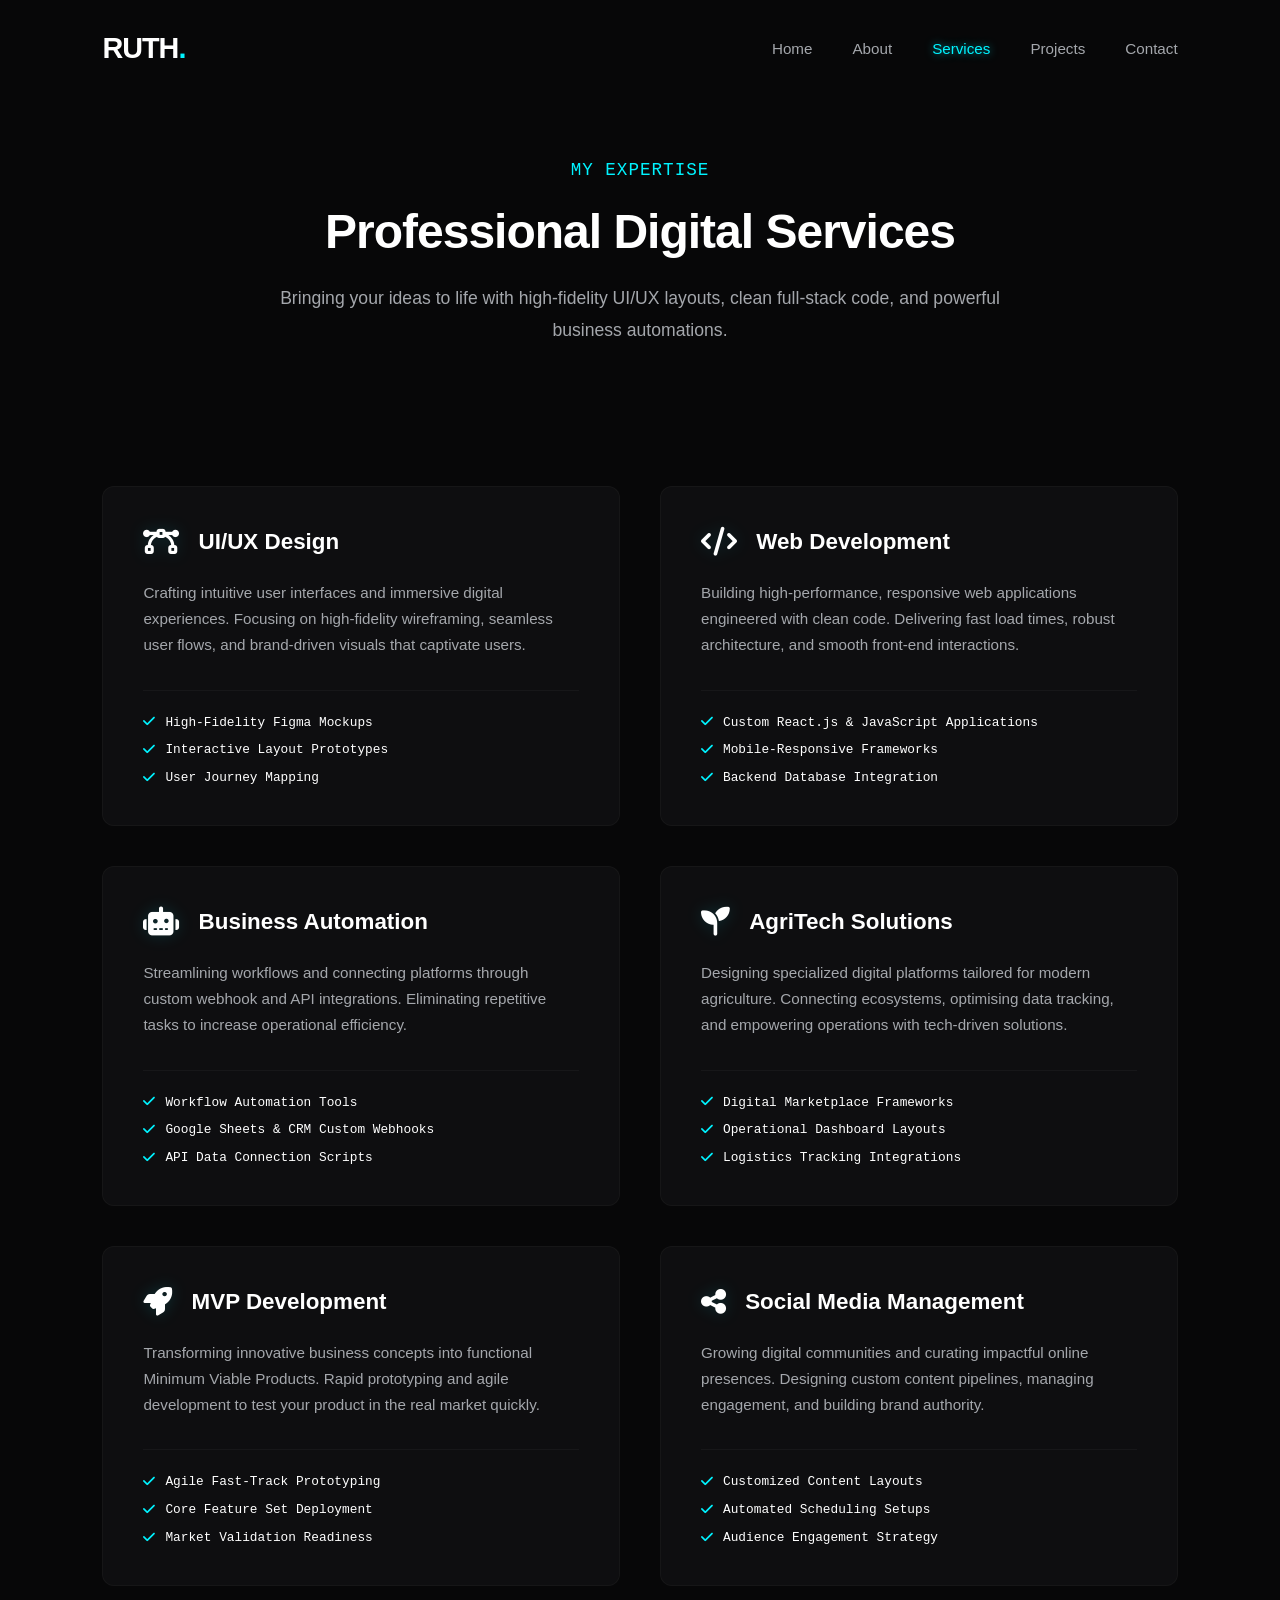
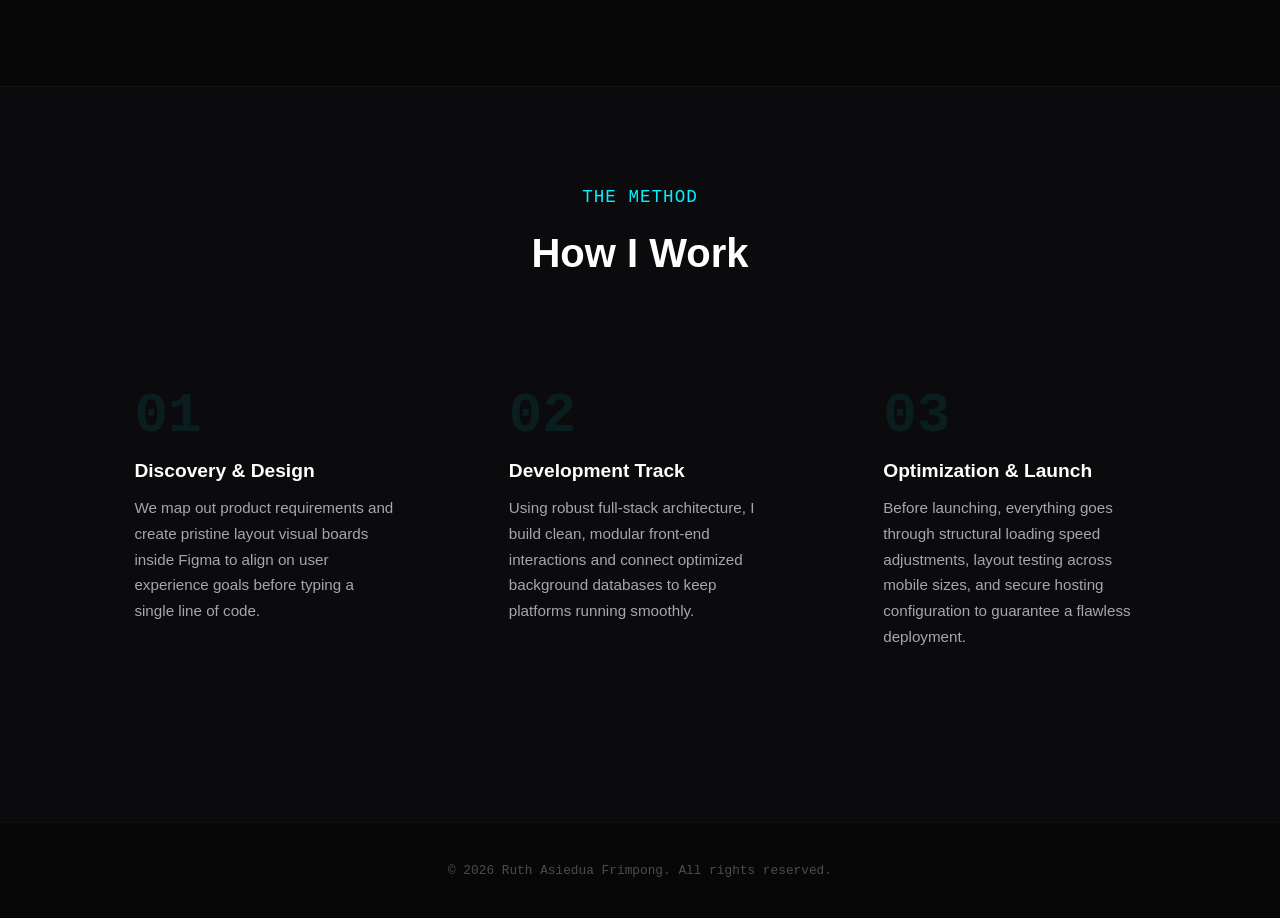
<file: Portfolio/services.html>
<!DOCTYPE html>
<html lang="en">
<head>
    <meta charset="UTF-8">
    <meta name="viewport" content="width=device-width, initial-scale=1.0">
    <title>Services | Ruth Asiedua Frimpong</title>
    <link rel="stylesheet" href="https://cdnjs.cloudflare.com/ajax/libs/font-awesome/6.4.0/css/all.min.css">
    <link rel="stylesheet" href="style.css">
</head>
<body class="bg-dark-portal">

    <nav class="portal-nav">
        <div class="nav-container">
            <a href="index.html" class="nav-logo">RUTH<span>.</span></a>
            <ul class="nav-links">
                <li><a href="index.html">Home</a></li>
                <li><a href="about.html">About</a></li>
                <li><a href="services.html" class="active">Services</a></li>
                <li><a href="projects.html">Projects</a></li>
                <li><a href="index.html#contact">Contact</a></li>
            </ul>
        </div>
    </nav>

    <section class="services-hero-banner">
        <div class="banner-content">
            <span class="subheading-accent">My Expertise</span>
            <h1 class="page-main-title">Professional Digital Services</h1>
            <p class="banner-subtext">Bringing your ideas to life with high-fidelity UI/UX layouts, clean full-stack code, and powerful business automations.</p>
        </div>
    </section>

    <section class="services-hub-container">
        <div class="services-hub-grid">
            
            <div class="hub-service-card">
                <div class="hub-card-header">
                    <i class="fas fa-bezier-curve icon-cyan"></i>
                    <h3>UI/UX Design</h3>
                </div>
                <p>Crafting intuitive user interfaces and immersive digital experiences. Focusing on high-fidelity wireframing, seamless user flows, and brand-driven visuals that captivate users.</p>
                <ul class="service-spec-list">
                    <li><i class="fas fa-check"></i> High-Fidelity Figma Mockups</li>
                    <li><i class="fas fa-check"></i> Interactive Layout Prototypes</li>
                    <li><i class="fas fa-check"></i> User Journey Mapping</li>
                </ul>
            </div>

            <div class="hub-service-card">
                <div class="hub-card-header">
                    <i class="fas fa-code icon-cyan"></i>
                    <h3>Web Development</h3>
                </div>
                <p>Building high-performance, responsive web applications engineered with clean code. Delivering fast load times, robust architecture, and smooth front-end interactions.</p>
                <ul class="service-spec-list">
                    <li><i class="fas fa-check"></i> Custom React.js & JavaScript Applications</li>
                    <li><i class="fas fa-check"></i> Mobile-Responsive Frameworks</li>
                    <li><i class="fas fa-check"></i> Backend Database Integration</li>
                </ul>
            </div>

            <div class="hub-service-card">
                <div class="hub-card-header">
                    <i class="fas fa-robot icon-cyan"></i>
                    <h3>Business Automation</h3>
                </div>
                <p>Streamlining workflows and connecting platforms through custom webhook and API integrations. Eliminating repetitive tasks to increase operational efficiency.</p>
                <ul class="service-spec-list">
                    <li><i class="fas fa-check"></i> Workflow Automation Tools</li>
                    <li><i class="fas fa-check"></i> Google Sheets & CRM Custom Webhooks</li>
                    <li><i class="fas fa-check"></i> API Data Connection Scripts</li>
                </ul>
            </div>

            <div class="hub-service-card">
                <div class="hub-card-header">
                    <i class="fas fa-seedling icon-cyan"></i>
                    <h3>AgriTech Solutions</h3>
                </div>
                <p>Designing specialized digital platforms tailored for modern agriculture. Connecting ecosystems, optimising data tracking, and empowering operations with tech-driven solutions.</p>
                <ul class="service-spec-list">
                    <li><i class="fas fa-check"></i> Digital Marketplace Frameworks</li>
                    <li><i class="fas fa-check"></i> Operational Dashboard Layouts</li>
                    <li><i class="fas fa-check"></i> Logistics Tracking Integrations</li>
                </ul>
            </div>

            <div class="hub-service-card">
                <div class="hub-card-header">
                    <i class="fas fa-rocket icon-cyan"></i>
                    <h3>MVP Development</h3>
                </div>
                <p>Transforming innovative business concepts into functional Minimum Viable Products. Rapid prototyping and agile development to test your product in the real market quickly.</p>
                <ul class="service-spec-list">
                    <li><i class="fas fa-check"></i> Agile Fast-Track Prototyping</li>
                    <li><i class="fas fa-check"></i> Core Feature Set Deployment</li>
                    <li><i class="fas fa-check"></i> Market Validation Readiness</li>
                </ul>
            </div>

            <div class="hub-service-card">
                <div class="hub-card-header">
                    <i class="fas fa-share-nodes icon-cyan"></i>
                    <h3>Social Media Management</h3>
                </div>
                <p>Growing digital communities and curating impactful online presences. Designing custom content pipelines, managing engagement, and building brand authority.</p>
                <ul class="service-spec-list">
                    <li><i class="fas fa-check"></i> Customized Content Layouts</li>
                    <li><i class="fas fa-check"></i> Automated Scheduling Setups</li>
                    <li><i class="fas fa-check"></i> Audience Engagement Strategy</li>
                </ul>
            </div>

        </div>
    </section>

    <section class="workflow-process-section">
        <div class="workflow-header">
            <span class="subheading-accent">The Method</span>
            <h2>How I Work</h2>
        </div>
        
        <div class="workflow-steps-wrapper">
            <div class="workflow-step">
                <div class="step-number">01</div>
                <h4>Discovery & Design</h4>
                <p>We map out product requirements and create pristine layout visual boards inside Figma to align on user experience goals before typing a single line of code.</p>
            </div>
            <div class="workflow-step">
                <div class="step-number">02</div>
                <h4>Development Track</h4>
                <p>Using robust full-stack architecture, I build clean, modular front-end interactions and connect optimized background databases to keep platforms running smoothly.</p>
            </div>
            <div class="workflow-step">
                <div class="step-number">03</div>
                <h4>Optimization & Launch</h4>
                <p>Before launching, everything goes through structural loading speed adjustments, layout testing across mobile sizes, and secure hosting configuration to guarantee a flawless deployment.</p>
            </div>
        </div>
    </section>

    <footer class="portal-footer">
        <p>&copy; 2026 Ruth Asiedua Frimpong. All rights reserved.</p>
    </footer>

</body>
</html>
</file>
<file: Portfolio/style.css>
html {
    scroll-behavior: smooth;
    /* keep any other existing root properties here */
}

/* Core Configurations */
:root {
    --bg-dark: #070708;
    --text-white: #ffffff;
    --text-muted: #a4a7ac;
    --neon-cyan: #00f3ff;
    --font-sans: 'Inter', sans-serif;
    --font-mono: 'JetBrains Mono', monospace;
    
}

* {
    margin: 0;
    padding: 0;
    box-sizing: border-box;
}

body {
    background-color: var(--bg-dark);
    color: var(--text-white);
    font-family: var(--font-sans);
    overflow-x: hidden;
}

/* Persistent Header Styling */
header {
    position: fixed;
    top: 0;
    left: 0;
    width: 100%;
    padding: 1.5rem 8%;
    background: rgba(7, 7, 8, 0.9);
    backdrop-filter: blur(12px);
    z-index: 100;
    border-bottom: 1px solid rgba(255, 255, 255, 0.05);
}

nav {
    display: flex;
    justify-content: space-between;
    align-items: center;
}

.logo {
    font-family: var(--font-mono);
    color: #ff3344;
    font-weight: 700;
    font-size: 1.2rem;
    letter-spacing: 1px;
}

nav ul {
    display: flex;
    list-style: none;
    gap: 2.5rem;
}

nav ul li a {
    text-decoration: none;
    color: var(--text-muted);
    font-weight: 500;
    font-size: 0.95rem;
    transition: color 0.3s ease;
}

nav ul li a:hover, nav ul li a.active {
    color: var(--neon-cyan);
    text-shadow: 0 0 8px rgba(0, 243, 255, 0.6);
}







.portal-nav {
    position: absolute;
    top: 0;
    left: 0;
    width: 100%;
    z-index: 100;
    padding: 2rem 8%;
    background: transparent;
}

.nav-container {
    display: flex;
    justify-content: space-between;
    align-items: center;
    max-width: 1200px;
    margin: 0 auto;
    width: 100%;
}

.nav-logo {
    font-family: var(--font-sans);
    font-weight: 800;
    font-size: 1.8rem;
    letter-spacing: -1px;
    color: var(--text-white);
    text-decoration: none;
}

.nav-logo span {
    color: var(--neon-cyan);
}

.nav-links {
    display: flex;
    list-style: none;
    gap: 2.5rem;
    margin: 0;
    padding: 0;
}

.nav-links a {
    text-decoration: none;
    color: var(--text-muted);
    font-weight: 500;
    font-size: 0.95rem;
    transition: color 0.3s ease;
}

.nav-links a:hover, 
.nav-links a.active {
    color: var(--neon-cyan);
    text-shadow: 0 0 8px rgba(0, 243, 255, 0.6);
}














/* Two-Column Main Hero Grid */
.hero {
    min-height: 100vh;
    display: flex;
    align-items: center;
    padding: 0 8%;
    padding-top: 80px;
}

.hero-container {
    display: grid;
    grid-template-columns: 1.1fr 0.9fr;
    gap: 4rem;
    width: 100%;
    align-items: center;
}

/* Left Content Column Layout */
.hero-text-column .greeting {
    font-family: var(--font-mono);
    color: var(--text-white);
    font-size: 1.2rem;
    display: block;
    margin-bottom: 0.5rem;
}

.hero-text-column h1 {
    font-size: 3.2rem;
    font-weight: 700;
    line-height: 1.2;
    margin-bottom: 0.5rem;
}

.hero-text-column h2 {
    font-size: 2.2rem;
    color: var(--neon-cyan);
    font-weight: 600;
    margin-bottom: 1.5rem;
    text-shadow: 0 0 15px rgba(0, 243, 255, 0.3);
}

.hero-intro {
    color: var(--text-muted);
    font-size: 1.05rem;
    max-width: 520px;
    line-height: 1.7;
    margin-bottom: 2rem;
}

/* Clean Social Icon Circle Actions */
.social-icons {
    display: flex;
    gap: 1.2rem;
    margin-bottom: 2.5rem;
}

.social-icons a {
    width: 45px;
    height: 45px;
    background: rgba(0, 243, 255, 0.1);
    border: 1px solid rgba(0, 243, 255, 0.3);
    border-radius: 50%;
    display: flex;
    justify-content: center;
    align-items: center;
    color: var(--neon-cyan);
    text-decoration: none;
    font-size: 1.1rem;
    transition: all 0.3s ease;
}

.social-icons a:hover {
    transform: scale(1.1);
    background: var(--neon-cyan);
    color: var(--bg-dark);
    box-shadow: 0 0 15px var(--neon-cyan);
}




.btn {
    padding: 0.9rem 2rem;
    font-family: var(--font-mono);
    font-weight: 700;
    letter-spacing: 1px;
    text-decoration: none;
    text-align: center;
    border-radius: 4px;
    transition: all 0.3s ease;
    font-size: 0.9rem;
}

.btn-primary {
    border: 2px solid var(--neon-cyan);
    color: var(--neon-cyan);
    background: transparent;
    box-shadow: inset 0 0 0 0 var(--neon-cyan);
}

.btn-primary:hover {
    box-shadow: inset 0 0 20px rgba(0, 243, 255, 0.2), 0 0 15px rgba(0, 243, 255, 0.4);
    background: rgba(0, 243, 255, 0.05);
}

.btn-secondary {
    border: 2px solid var(--neon-cyan);
    color: var(--neon-cyan);
    background: transparent;
}

.btn-secondary:hover {
    box-shadow: inset 0 0 20px rgba(0, 243, 255, 0.2), 0 0 15px rgba(0, 243, 255, 0.4);
    background: rgba(0, 243, 255, 0.05);
}

/* Right Side Animation Canvas Mechanics */
.hero-animation-column {
    position: relative;
    width: 100%;
    height: 500px;
    display: flex;
    justify-content: center;
    align-items: center;
}

.floating-canvas {
    position: relative;
    width: 100%;
    height: 100%;
}

.tech-icon {
    position: absolute;
    font-size: 2.8rem;
    opacity: 0.75;
    filter: drop-shadow(0 4px 10px rgba(0, 0, 0, 0.5));
}

/* Pure CSS Floating Movement Presets */
@keyframes fluidFloatY {
    0%, 100% { transform: translateY(0) rotate(0deg); }
    50% { transform: translateY(-25px) rotate(8deg); }
}

@keyframes fluidFloatX {
    0%, 100% { transform: translateX(0) rotate(0deg); }
    50% { transform: translateX(20px) rotate(-8deg); }
}

/* Individual Icon Relative Grid Placements & Delays */
.float-item-1  { top: 10%; left: 15%;  animation: fluidFloatY 6s ease-in-out infinite; }
.float-item-2  { top: 12%; right: 20%; animation: fluidFloatX 7s ease-in-out infinite 0.5s; }
.float-item-3  { top: 35%; left: 40%;  animation: fluidFloatY 5.5s ease-in-out infinite 1s; font-size: 3.5rem; }
.float-item-4  { top: 55%; left: 10%;  animation: fluidFloatX 8s ease-in-out infinite; font-size: 3.2rem; }
.float-item-5  { top: 30%; right: 10%; animation: fluidFloatY 6.5s ease-in-out infinite 1.5s; }
.float-item-6  { bottom: 15%; left: 30%; animation: fluidFloatX 7.5s ease-in-out infinite 0.2s; }
.float-item-7  { bottom: 20%; right: 25%; animation: fluidFloatY 6s ease-in-out infinite 0.8s; }
.float-item-8  { top: 5%; left: 55%;  animation: fluidFloatX 9s ease-in-out infinite 1.2s; }
.float-item-9  { bottom: 35%; left: 15%; animation: fluidFloatY 5s ease-in-out infinite 0.3s; }
.float-item-10 { bottom: 40%; right: 35%; animation: fluidFloatX 8.5s ease-in-out infinite 2s; }
.float-item-11 { top: 50%; right: 15%; animation: fluidFloatY 7s ease-in-out infinite 0.4s; }
.float-item-12 { bottom: 5%; left: 60%;  animation: fluidFloatX 6.2s ease-in-out infinite 1.1s; }
.float-item-13 { bottom: 8%; left: 5%;   animation: fluidFloatY 8s ease-in-out infinite 0.7s; }

/* Responsive Adaptations for Smaller Viewports */
@media (max-width: 992px) {
    .hero-container {
        grid-template-columns: 1fr;
        gap: 2rem;
        text-align: center;
    }
    .hero-text-column {
        display: flex;
        flex-direction: column;
        align-items: center;
    }
    .social-icons, .cta-buttons {
        justify-content: center;
        margin-left: auto;
        margin-right: auto;
    }
    .hero-animation-column {
        height: 350px;
    }
    .tech-icon {
        font-size: 2.2rem;
    }
}















/* ==========================================================================
   ABOUT & SKILLS SPLIT INTERFACE STYLES
   ========================================================================== */

.about-section-container {
    padding: 120px 8% 100px 8%;
    background-color: #070708;
    border-top: 1px solid rgba(255, 255, 255, 0.03);
    position: relative;
}

.section-title {
    font-size: 3rem;
    text-align: center;
    font-family: var(--font-sans);
    font-weight: 700;
    margin-bottom: 4rem;
    letter-spacing: -1px;
}

/* Master Grid Separation */
.about-grid-wrapper {
    display: grid;
    grid-template-columns: 1.1fr 0.9fr;
    gap: 6rem;
    align-items: start;
}

/* Sub-label Accents */
.subheading-accent {
    font-family: var(--font-mono);
    color: var(--neon-cyan);
    font-size: 1.1rem;
    display: block;
    margin-bottom: 1.5rem;
    text-transform: uppercase;
    letter-spacing: 1px;
}

/* Left Narrative Column Custom Layouts */
.profile-headline {
    font-size: 2.2rem;
    font-weight: 600;
    line-height: 1.3;
    margin-bottom: 1.5rem;
    color: var(--text-white);
}

.profile-bio {
    color: var(--text-muted);
    font-size: 1.05rem;
    line-height: 1.8;
    margin-bottom: 2.5rem;
}

.metadata-profile-list {
    list-style: none;
    margin-bottom: 3.5rem;
}

.metadata-profile-list li {
    font-size: 1.05rem;
    margin-bottom: 1rem;
    color: var(--text-muted);
}

.metadata-profile-list li strong {
    color: var(--text-white);
    font-family: var(--font-mono);
    margin-right: 0.5rem;
    font-weight: 400;
}

/* Action Trigger Component Layouts */
.about-action-links {
    display: flex;
    align-items: center;
    gap: 1.5rem;
}

.action-btn {
    padding: 0.9rem 1.8rem;
    font-family: var(--font-mono);
    font-size: 0.85rem;
    font-weight: 700;
    text-decoration: none;
    border-radius: 4px;
    transition: all 0.3s cubic-bezier(0.25, 0.8, 0.25, 1);
    display: inline-flex;
    align-items: center;
    gap: 10px;
}

.btn-outline-download {
    border: 1px solid rgba(255, 255, 255, 0.4);
    color: var(--text-white);
    background: transparent;
}

.btn-outline-download:hover {
    border-color: var(--text-white);
    background: rgba(255, 255, 255, 0.03);
}

.btn-neon-readmore {
    background: var(--neon-cyan);
    color: var(--bg-dark);
    border: 1px solid var(--neon-cyan);
    box-shadow: 0 4px 14px rgba(0, 243, 255, 0.2);
}

.btn-neon-readmore:hover {
    background: transparent;
    color: var(--neon-cyan);
    box-shadow: 0 0 20px rgba(0, 243, 255, 0.4);
}

/* Right Skills Matrix Column Custom Layouts */
.skills-tier-block {
    margin-bottom: 2.5rem;
}

.skills-tier-block h4 {
    font-size: 1.3rem;
    color: var(--text-white);
    margin-bottom: 1.2rem;
    font-weight: 600;
}

.skills-icon-row {
    display: flex;
    flex-wrap: wrap;
    gap: 1.5rem;
}

/* High-End Tech Badge Elements & Label Tooltips */
.tech-badge {
    position: relative;
    width: 65px;
    height: 65px;
    background: #111113;
    border: 1px solid rgba(255, 255, 255, 0.03);
    border-radius: 8px;
    display: flex;
    justify-content: center;
    align-items: center;
    cursor: pointer;
    transition: all 0.3s ease;
}

.tech-badge i {
    font-size: 2.2rem;
    color: #4a4d52; /* Set to monochrome gray initial baseline state */
    transition: all 0.3s cubic-bezier(0.25, 0.8, 0.25, 1);
}

/* Hover Tooltip Text Assembly */
.tech-badge::after {
    content: attr(data-name);
    position: absolute;
    bottom: -32px;
    left: 50%;
    transform: translateX(-50%) translateY(5px);
    background: #1c1c1f;
    color: var(--text-white);
    font-family: var(--font-mono);
    font-size: 0.75rem;
    padding: 4px 8px;
    border-radius: 4px;
    border: 1px solid rgba(255, 255, 255, 0.08);
    white-space: nowrap;
    opacity: 0;
    pointer-events: none;
    transition: all 0.25s ease;
    z-index: 10;
}

/* Active Hover Transitions */
.tech-badge:hover {
    transform: translateY(-4px);
    background: #161619;
    border-color: rgba(255, 255, 255, 0.1);
}

.tech-badge:hover::after {
    opacity: 1;
    transform: translateX(-50%) translateY(0);
}

/* ==========================================================================
   EXPLICIT TECH AUTHENTIC BRAND COLOR TRANSITIONS ON HOVER
   ========================================================================== */
.tech-badge:hover i.devicon-html5-plain { color: #E34F26; }
.tech-badge:hover i.devicon-css3-plain { color: #1572B6; }
.tech-badge:hover i.devicon-javascript-plain { color: #F7DF1E; }
.tech-badge:hover i.devicon-react-original { color: #61DAFB; filter: drop-shadow(0 0 8px rgba(97,218,251,0.4)); }
.tech-badge:hover i.devicon-typescript-plain { color: #3178C6; }
.tech-badge:hover i.devicon-bootstrap-plain { color: #7952B3; }
.tech-badge:hover i.devicon-python-plain { color: #3776AB; }
.tech-badge:hover i.devicon-azuresqldatabase-plain { color: #0078D4; }
.tech-badge:hover i.devicon-mongodb-plain { color: #47A248; }
.tech-badge:hover i.devicon-java-plain { color: #007396; }
.tech-badge:hover i.devicon-amazonwebservices-plain-wordmark { color: #FF9900; }
.tech-badge:hover i.devicon-figma-plain { color: #F24E1E; }
.tech-badge:hover i.devicon-git-plain { color: #F05032; }


/* Responsive Media Configurations */
@media (max-width: 992px) {
    .about-grid-wrapper {
        grid-template-columns: 1fr;
        gap: 4rem;
    }
    .section-title {
        font-size: 2.5rem;
        margin-bottom: 2rem;
    }
}




















/* ==========================================================================
   PREMIUM GLASSMORPHISM SERVICES STYLES
   ========================================================================== */

.services-section-container {
    padding: 120px 8% 120px 8%;
    background-color: #0b0b0d; /* Dark background to shift from the previous block */
    position: relative;
}

.services-grid-wrapper {
    display: grid;
    grid-template-columns: repeat(auto-fit, minmax(320px, 1fr));
    gap: 2.5rem;
    margin-bottom: 4rem;
}

/* Premium Card Architecture */
.service-premium-card {
    background: rgba(22, 22, 25, 0.7);
    backdrop-filter: blur(8px);
    -webkit-backdrop-filter: blur(8px);
    border: 1px solid rgba(255, 255, 255, 0.03);
    padding: 3rem 2.5rem;
    border-radius: 12px;
    position: relative;
    overflow: hidden;
    display: flex;
    flex-direction: column;
    align-items: flex-start; /* Hard left-alignment */
    transition: all 0.4s cubic-bezier(0.25, 0.8, 0.25, 1);
}

/* Icon Treatments */
.service-icon-holder {
    font-size: 2rem;
    color: var(--neon-cyan);
    margin-bottom: 1.5rem;
    display: flex;
    align-items: center;
    justify-content: center;
    filter: drop-shadow(0 0 10px rgba(0, 243, 255, 0.2));
}

.service-premium-card h3 {
    font-size: 1.4rem;
    font-family: var(--font-sans);
    font-weight: 600;
    color: var(--text-white);
    margin-bottom: 1rem;
    letter-spacing: -0.5px;
}

.service-premium-card p {
    color: var(--text-muted);
    font-size: 0.95rem;
    line-height: 1.7;
    text-align: left; /* Left alignment for crisp typography */
}

/* Dynamic Interactive Underline Mechanics */
.card-neon-line {
    position: absolute;
    bottom: 0;
    left: 50%;
    width: 0;
    height: 3px;
    background: var(--neon-cyan);
    box-shadow: 0 0 12px var(--neon-cyan);
    transition: all 0.4s cubic-bezier(0.25, 0.8, 0.25, 1);
    transform: translateX(-50%);
}

/* Hover Transformations */
.service-premium-card:hover {
    transform: translateY(-8px);
    background: rgba(28, 28, 32, 0.8);
    border-color: rgba(0, 243, 255, 0.15);
    box-shadow: 0 15px 35px rgba(0, 0, 0, 0.4);
}

.service-premium-card:hover .card-neon-line {
    width: 100%;
}

/* Centered Button Position Styling */
.services-action-wrapper {
    display: flex;
    justify-content: center;
    width: 100%;
}




















/* ==========================================================================
   3D CAROUSEL PROJECTS STYLES
   ========================================================================== */

.projects-section-container {
    padding: 120px 8%;
    background-color: #070708;
    position: relative;
    overflow: hidden;
}

/* Slider Frame Constraint Setup */
.carousel-viewport {
    position: relative;
    max-width: 1000px;
    margin: 0 auto 4rem auto;
    height: 600px;
    display: flex;
    align-items: center;
    justify-content: center;
}

/* Flex Track Control */
.carousel-track {
    display: flex;
    width: 100%;
    height: 100%;
    position: relative;
    align-items: center;
    justify-content: center;
}

/* Individual Slide Architecture */
.project-slide {
    position: absolute;
    width: 100%;
    max-width: 680px;
    opacity: 0;
    transform: scale(0.85) translateY(30px);
    pointer-events: none;
    transition: all 0.5s cubic-bezier(0.4, 0, 0.2, 1);
    display: flex;
    flex-direction: column;
    align-items: center;
    z-index: 1;
}

/* Active Highlight Focus State */
.project-slide.active {
    opacity: 1;
    transform: scale(1) translateY(0);
    pointer-events: auto;
    z-index: 5;
}

/* Image Display Layer Treatments */
.project-image-wrapper {
    width: 100%;
    height: 340px;
    border-radius: 12px;
    overflow: hidden;
    border: 1px solid rgba(255, 255, 255, 0.05);
    box-shadow: 0 20px 40px rgba(0,0,0,0.6);
}

.project-image-wrapper img {
    width: 100%;
    height: 100%;
    object-fit: cover;
    transition: transform 0.5s ease;
}

.project-slide.active:hover .project-image-wrapper img {
    transform: scale(1.03);
}

/* Glassmorphism Details Wrapper Layout */
.project-details-card {
    background: rgba(22, 22, 25, 0.85);
    backdrop-filter: blur(12px);
    -webkit-backdrop-filter: blur(12px);
    border: 1px solid rgba(255, 255, 255, 0.04);
    border-radius: 12px;
    padding: 2.5rem;
    width: 90%;
    margin-top: -60px; /* Pulls the card over the image layer */
    box-shadow: 0 15px 35px rgba(0,0,0,0.4);
    text-align: center;
    z-index: 10;
}

.project-details-card h3 {
    font-size: 1.8rem;
    color: var(--text-white);
    margin-bottom: 0.3rem;
}

.project-details-card h4 {
    font-size: 0.95rem;
    color: var(--neon-cyan);
    font-family: var(--font-mono);
    margin-bottom: 1.5rem;
    font-weight: 400;
}

/* Clean Tech Pill Tags Layout */
.tech-pill-row {
    display: flex;
    justify-content: center;
    flex-wrap: wrap;
    gap: 0.6rem;
    margin-bottom: 2rem;
}

.tech-pill {
    background: rgba(255, 255, 255, 0.03);
    border: 1px solid rgba(255, 255, 255, 0.08);
    color: var(--text-muted);
    font-family: var(--font-mono);
    font-size: 0.75rem;
    padding: 4px 12px;
    border-radius: 20px;
    transition: all 0.3s ease;
}

.project-slide.active:hover .tech-pill {
    border-color: rgba(0, 243, 255, 0.2);
    color: var(--text-white);
}

/* Demo and Repo Button Rows */
.project-actions {
    display: flex;
    justify-content: center;
    gap: 1.2rem;
}

.proj-btn {
    padding: 0.7rem 1.8rem;
    font-family: var(--font-mono);
    font-size: 0.85rem;
    font-weight: 700;
    text-decoration: none;
    border-radius: 4px;
    transition: all 0.3s ease;
}

.btn-demo {
    background: var(--neon-cyan);
    color: var(--bg-dark);
    border: 1px solid var(--neon-cyan);
}

.btn-demo:hover {
    background: transparent;
    color: var(--neon-cyan);
    box-shadow: 0 0 15px rgba(0, 243, 255, 0.4);
}

.btn-repo {
    border: 1px solid rgba(255, 255, 255, 0.2);
    color: var(--text-white);
}

.btn-repo:hover {
    border-color: var(--text-white);
    background: rgba(255, 255, 255, 0.03);
}

/* Floating Navigation Control Arrows */
.nav-arrow {
    position: absolute;
    top: 50%;
    transform: translateY(-50%);
    width: 50px;
    height: 50px;
    background: rgba(22, 22, 25, 0.6);
    border: 1px solid rgba(255, 255, 255, 0.05);
    color: var(--text-white);
    border-radius: 50%;
    display: flex;
    justify-content: center;
    align-items: center;
    cursor: pointer;
    font-size: 1.1rem;
    z-index: 20;
    transition: all 0.3s ease;
}

.nav-arrow:hover {
    background: var(--bg-dark);
    border-color: var(--neon-cyan);
    color: var(--neon-cyan);
    box-shadow: 0 0 15px rgba(0, 243, 255, 0.3);
}

.prev-arrow { left: -20px; }
.next-arrow { right: -20px; }

.projects-action-wrapper {
    display: flex;
    justify-content: center;
    margin-top: 1rem;
}

/* Handle Mobile Scale Contraints */
@media (max-width: 768px) {
    .carousel-viewport { height: 520px; }
    .project-image-wrapper { height: 240px; }
    .project-details-card { padding: 1.5rem; margin-top: -40px; }
    .nav-arrow { width: 40px; height: 40px; font-size: 0.9rem; }
    .prev-arrow { left: 0px; }
    .next-arrow { right: 0px; }
}



















/* ==========================================================================
   PREMIUM CONTACT SECTION & FOOTER STYLES
   ========================================================================== */

.contact-section-container {
    padding: 120px 8%;
    background-color: #0b0b0d; /* Matching alternate background blocks */
    border-top: 1px solid rgba(255, 255, 255, 0.03);
    position: relative;
}

.contact-grid-wrapper {
    display: grid;
    grid-template-columns: 1fr 1fr;
    gap: 5rem;
    max-width: 1200px;
    margin: 0 auto;
    align-items: center;
}

/* Left Info Column Layout */
.contact-headline {
    font-size: 2.5rem;
    font-weight: 700;
    line-height: 1.3;
    margin-bottom: 1.5rem;
    color: var(--text-white);
}

.contact-subtext {
    color: var(--text-muted);
    font-size: 1.05rem;
    line-height: 1.8;
    margin-bottom: 3rem;
}

.contact-details-list {
    display: flex;
    flex-direction: column;
    gap: 2rem;
}

.contact-detail-item {
    display: flex;
    align-items: center;
    gap: 1.5rem;
}

.contact-detail-item i {
    font-size: 1.5rem;
    color: var(--neon-cyan);
    width: 50px;
    height: 50px;
    background: rgba(0, 243, 255, 0.05);
    border: 1px solid rgba(0, 243, 255, 0.1);
    border-radius: 8px;
    display: flex;
    justify-content: center;
    align-items: center;
    filter: drop-shadow(0 0 8px rgba(0, 243, 255, 0.1));
}

.contact-detail-item span {
    font-family: var(--font-mono);
    font-size: 0.8rem;
    color: var(--text-muted);
    text-transform: uppercase;
    display: block;
}

.contact-detail-item p {
    font-size: 1.1rem;
    color: var(--text-white);
    font-weight: 500;
}

/* Right Form Column Layout */
.contact-premium-form {
    background: rgba(22, 22, 25, 0.7);
    backdrop-filter: blur(8px);
    -webkit-backdrop-filter: blur(8px);
    border: 1px solid rgba(255, 255, 255, 0.03);
    padding: 3rem;
    border-radius: 12px;
    display: flex;
    flex-direction: column;
    gap: 1.8rem;
    box-shadow: 0 20px 40px rgba(0, 0, 0, 0.4);
}

.form-group {
    display: flex;
    flex-direction: column;
    gap: 0.6rem;
}

.form-group label {
    font-family: var(--font-mono);
    font-size: 0.85rem;
    color: var(--text-muted);
}

.form-group input,
.form-group textarea {
    background: #111113;
    border: 1px solid rgba(255, 255, 255, 0.08);
    padding: 1rem;
    border-radius: 6px;
    color: var(--text-white);
    font-family: var(--font-sans);
    font-size: 0.95rem;
    transition: all 0.3s ease;
}

/* Interactive Neon Focus Glow */
.form-group input:focus,
.form-group textarea:focus {
    outline: none;
    border-color: var(--neon-cyan);
    box-shadow: 0 0 12px rgba(0, 243, 255, 0.2);
    background: #161619;
}

/* Form Action Submit Button */
.btn-submit-contact {
    background: var(--neon-cyan);
    color: var(--bg-dark);
    border: 1px solid var(--neon-cyan);
    padding: 1rem;
    border-radius: 6px;
    font-family: var(--font-mono);
    font-weight: 700;
    font-size: 0.95rem;
    cursor: pointer;
    display: flex;
    justify-content: center;
    align-items: center;
    gap: 10px;
    transition: all 0.3s cubic-bezier(0.25, 0.8, 0.25, 1);
    box-shadow: 0 4px 14px rgba(0, 243, 255, 0.2);
    margin-top: 0.5rem;
}

.btn-submit-contact:hover {
    background: transparent;
    color: var(--neon-cyan);
    box-shadow: 0 0 20px rgba(0, 243, 255, 0.4);
}

/* CLEAN PORTAL FOOTER */
.portal-footer {
    padding: 2.5rem 8%;
    background-color: #070708;
    text-align: center;
    border-top: 1px solid rgba(255, 255, 255, 0.03);
}

.portal-footer p {
    font-family: var(--font-mono);
    font-size: 0.8rem;
    color: #4a4d52;
}

/* Responsive Adaptations */
@media (max-width: 992px) {
    .contact-grid-wrapper {
        grid-template-columns: 1fr;
        gap: 4rem;
    }
    .contact-premium-form {
        padding: 2rem;
    }
}


.contact-link {
    color: var(--text-white);
    text-decoration: none;
    transition: color 0.3s ease;
}

.contact-link:hover {
    color: var(--neon-cyan);
}























/* ==========================================================================
   DEDICATED ABOUT PAGE STYLES (COMBINED BLUEPRINT CONCEPT)
   ========================================================================== */

/* Page Framework Container Split */
.about-hero-profile {
    padding: 160px 8% 100px 8%;
    background-color: #070708;
}

.about-profile-grid {
    display: grid;
    grid-template-columns: 0.8fr 1.2fr;
    gap: 5rem;
    max-width: 1200px;
    margin: 0 auto;
    align-items: center;
}

/* Safet-Inspired Polygon Photo Mask Engineering */
.profile-frame-wrapper {
    position: relative;
    display: flex;
    justify-content: center;
    align-items: center;
}

.geometric-photo-mask {
    position: relative;
    width: 340px;
    height: 380px;
    clip-path: polygon(10% 0%, 100% 0%, 90% 100%, 0% 100%); /* Premium asymmetric shift styling */
    border-radius: 16px;
    overflow: hidden;
    box-shadow: 0 20px 40px rgba(0,0,0,0.5);
    z-index: 5;
}

.geometric-photo-mask img {
    width: 100%;
    height: 100%;
    object-fit: cover;
    transition: transform 0.6s cubic-bezier(0.25, 0.8, 0.25, 1);
}

.geometric-photo-mask:hover img {
    transform: scale(1.05);
}

/* Neon Backplate Shadow Glow Accent */
.photo-glow-backplate {
    position: absolute;
    top: 0;
    left: 0;
    width: 100%;
    height: 100%;
    border: 2px solid var(--neon-cyan);
    box-shadow: 0 0 25px rgba(0, 243, 255, 0.3);
    pointer-events: none;
    border-radius: 16px;
    z-index: -1;
}

/* Narrative Text Column Styles */
.story-main-title {
    font-size: 2.6rem;
    color: var(--text-white);
    line-height: 1.25;
    margin-bottom: 2rem;
    font-weight: 700;
    letter-spacing: -1px;
}

.story-paragraph {
    color: var(--text-muted);
    font-size: 1.05rem;
    line-height: 1.8;
    margin-bottom: 1.5rem;
}

.story-paragraph strong {
    color: var(--text-white);
}

/* Clean Jeferson-Style Minimal Social Grid Icons */
.about-social-row {
    display: flex;
    gap: 1.8rem;
    margin-top: 2.5rem;
}

.about-social-row a {
    font-size: 1.4rem;
    color: #4a4d52;
    transition: all 0.3s ease;
}

.about-social-row a:hover {
    color: var(--neon-cyan);
    transform: translateY(-3px);
    filter: drop-shadow(0 0 8px rgba(0, 243, 255, 0.5));
}

/* ==========================================================================
   GLOWING TRACK TIMELINE STYLES (SCALABLE & MODULAR)
   ========================================================================== */

.origins-path-container {
    padding: 100px 8% 140px 8%;
    background-color: #0b0b0d;
    border-top: 1px solid rgba(255, 255, 255, 0.03);
}

.timeline-header {
    text-align: center;
    margin-bottom: 6rem;
}

.timeline-header h2 {
    font-size: 2.5rem;
    color: var(--text-white);
    margin-top: 0.5rem;
}

/* The Core Path Track Wrapper */
.glowing-timeline-wrapper {
    position: relative;
    max-width: 850px;
    margin: 0 auto;
    display: flex;
    flex-direction: column;
    gap: 4rem;
}

/* Connecting Center Thread Line */
.timeline-center-thread {
    position: absolute;
    left: 35px;
    top: 10px;
    bottom: 10px;
    width: 2px;
    background: linear-gradient(to bottom, var(--neon-cyan), rgba(0, 243, 255, 0.05));
    box-shadow: 0 0 10px rgba(0, 243, 255, 0.2);
}

/* Individual Card Node Block Layout */
.timeline-milestone-node {
    position: relative;
    display: flex;
    align-items: start;
    padding-left: 80px; /* Leave space for the connecting point node indicator */
}

/* Connected Track Dot Marker Indicator */
.timeline-marker-dot {
    position: absolute;
    left: 27px;
    top: 30px;
    width: 18px;
    height: 18px;
    background: #0b0b0d;
    border: 3px solid var(--neon-cyan);
    border-radius: 50%;
    box-shadow: 0 0 10px var(--neon-cyan);
    z-index: 5;
    transition: all 0.3s ease;
}

/* Premium Asymmetric Detail Card Mechanics */
.timeline-content-glass {
    background: rgba(22, 22, 25, 0.6);
    backdrop-filter: blur(8px);
    -webkit-backdrop-filter: blur(8px);
    border: 1px solid rgba(255, 255, 255, 0.03);
    padding: 2.5rem;
    border-radius: 12px;
    width: 100%;
    transition: all 0.4s cubic-bezier(0.25, 0.8, 0.25, 1);
}

.milestone-date {
    font-family: var(--font-mono);
    color: var(--neon-cyan);
    font-size: 0.8rem;
    text-transform: uppercase;
    letter-spacing: 1px;
    display: block;
    margin-bottom: 0.5rem;
}

.timeline-content-glass h3 {
    font-size: 1.4rem;
    color: var(--text-white);
    margin-bottom: 1rem;
    font-weight: 600;
}

.timeline-content-glass p {
    color: var(--text-muted);
    font-size: 0.95rem;
    line-height: 1.7;
}

/* Dynamic Hover Visual Enhancements */
.timeline-milestone-node:hover .timeline-marker-dot {
    background: var(--neon-cyan);
    transform: scale(1.2);
}

.timeline-milestone-node:hover .timeline-content-glass {
    background: rgba(28, 28, 32, 0.8);
    border-color: rgba(0, 243, 255, 0.15);
    box-shadow: 0 15px 30px rgba(0,0,0,0.4);
    transform: translateX(5px);
}

/* Responsive Structural Re-allocations */
@media (max-width: 992px) {
    .about-profile-grid {
        grid-template-columns: 1fr;
        gap: 3.5rem;
    }
    .geometric-photo-mask {
        width: 100%;
        max-width: 340px;
    }
    .story-main-title {
        font-size: 2.1rem;
    }
}

@media (max-width: 768px) {
    .timeline-center-thread { left: 20px; }
    .timeline-marker-dot { left: 12px; }
    .timeline-milestone-node { padding-left: 50px; }
    .timeline-content-glass { padding: 1.8rem; }
}

























/* ==========================================================================
   DEDICATED SERVICES VIEW STYLES
   ========================================================================== */

.services-hero-banner {
    padding: 160px 8% 80px 8%;
    background-color: #070708;
    text-align: center;
}

.banner-content {
    max-width: 750px;
    margin: 0 auto;
}

.page-main-title {
    font-size: 3rem;
    color: var(--text-white);
    font-weight: 700;
    margin-top: 0.5rem;
    margin-bottom: 1.5rem;
    letter-spacing: -1px;
}

.banner-subtext {
    color: var(--text-muted);
    font-size: 1.1rem;
    line-height: 1.8;
}

/* Services Page Sub-Grid System */
.services-hub-container {
    padding: 60px 8% 100px 8%;
    background-color: #070708;
}

.services-hub-grid {
    display: grid;
    grid-template-columns: repeat(auto-fit, minmax(340px, 1fr));
    gap: 2.5rem;
    max-width: 1200px;
    margin: 0 auto;
}

.hub-service-card {
    background: rgba(22, 22, 25, 0.5);
    border: 1px solid rgba(255, 255, 255, 0.03);
    border-radius: 12px;
    padding: 2.5rem;
    transition: all 0.3s standard;
}

.hub-card-header {
    display: flex;
    align-items: center;
    gap: 1.2rem;
    margin-bottom: 1.5rem;
}

.hub-card-header i {
    font-size: 1.8rem;
    filter: drop-shadow(0 0 8px rgba(0, 243, 255, 0.15));
}

.hub-card-header h3 {
    font-size: 1.4rem;
    color: var(--text-white);
    font-weight: 600;
}

.hub-service-card p {
    color: var(--text-muted);
    font-size: 0.95rem;
    line-height: 1.7;
    margin-bottom: 2rem;
}

/* Checklist Items Inside Services Detail */
.service-spec-list {
    list-style: none;
    padding: 0;
    margin: 0;
    display: flex;
    flex-direction: column;
    gap: 0.8rem;
    border-top: 1px solid rgba(255, 255, 255, 0.04);
    padding-top: 1.5rem;
}

.service-spec-list li {
    font-family: var(--font-mono);
    font-size: 0.8rem;
    color: var(--text-white);
    display: flex;
    align-items: center;
    gap: 10px;
}

.service-spec-list li i {
    color: var(--neon-cyan);
    font-size: 0.85rem;
}

.hub-service-card:hover {
    border-color: rgba(0, 243, 255, 0.15);
    background: rgba(28, 28, 32, 0.7);
    transform: translateY(-5px);
}

/* Workflow Blocks Setup */
.workflow-process-section {
    padding: 100px 8% 140px 8%;
    background-color: #0b0b0d;
    border-top: 1px solid rgba(255, 255, 255, 0.03);
}

.workflow-header {
    text-align: center;
    margin-bottom: 5rem;
}

.workflow-header h2 {
    font-size: 2.5rem;
    color: var(--text-white);
    margin-top: 0.5rem;
}

.workflow-steps-wrapper {
    display: grid;
    grid-template-columns: repeat(auto-fit, minmax(280px, 1fr));
    gap: 3rem;
    max-width: 1200px;
    margin: 0 auto;
}

.workflow-step {
    position: relative;
    padding: 2rem;
}

.step-number {
    font-family: var(--font-mono);
    font-size: 3.5rem;
    font-weight: 800;
    color: rgba(0, 243, 255, 0.08);
    line-height: 1;
    margin-bottom: 1rem;
}

.workflow-step h4 {
    font-size: 1.2rem;
    color: var(--text-white);
    margin-bottom: 0.8rem;
    font-weight: 600;
}

.workflow-step p {
    color: var(--text-muted);
    font-size: 0.95rem;
    line-height: 1.7;
}

/* Responsiveness adjustments */
@media (max-width: 768px) {
    .page-main-title { font-size: 2.2rem; }
    .services-hero-banner { padding-top: 140px; }
}





























/* ==========================================================================
   UNIFORM PORTFOLIO PROJECTS GALLERY STYLES
   ========================================================================== */

.gallery-hero-banner {
    padding: 160px 8% 40px 8%;
    background-color: #070708;
    text-align: center;
}

.gallery-banner-content {
    max-width: 800px;
    margin: 0 auto;
}

/* Category Filter Menu Row Controls */
.filter-controls-row {
    display: flex;
    justify-content: center;
    gap: 1.2rem;
    margin-top: 3.5rem;
    margin-bottom: 1rem;
}

.filter-btn {
    background: rgba(255, 255, 255, 0.02);
    border: 1px solid rgba(255, 255, 255, 0.06);
    color: var(--text-muted);
    padding: 0.7rem 1.8rem;
    border-radius: 30px;
    font-family: var(--font-mono);
    font-size: 0.85rem;
    font-weight: 500;
    cursor: pointer;
    transition: all 0.3s ease;
}

.filter-btn:hover,
.filter-btn.active {
    background: transparent;
    color: var(--neon-cyan);
    border-color: var(--neon-cyan);
    box-shadow: 0 0 15px rgba(0, 243, 255, 0.25);
}

/* Portfolio Layout Display Grid */
.gallery-grid-container {
    padding: 40px 8% 140px 8%;
    background-color: #070708;
}

.portfolio-display-grid {
    display: grid;
    grid-template-columns: repeat(auto-fit, minmax(350px, 1fr));
    gap: 3rem;
    max-width: 1200px;
    margin: 0 auto;
}

/* Unified Project Card Architecture */
.gallery-project-card {
    background: rgba(22, 22, 25, 0.5);
    border: 1px solid rgba(255, 255, 255, 0.03);
    border-radius: 12px;
    overflow: hidden;
    display: flex;
    flex-direction: column;
    transition: all 0.4s cubic-bezier(0.25, 0.8, 0.25, 1);
}

.gallery-card-image {
    position: relative;
    width: 100%;
    height: 230px;
    overflow: hidden;
}

.gallery-card-image img {
    width: 100%;
    height: 100%;
    object-fit: cover;
    transition: transform 0.5s ease;
}

/* Category Badge Graphic Layer */
.card-image-overlay {
    position: absolute;
    top: 0;
    left: 0;
    width: 100%;
    height: 100%;
    background: linear-gradient(to bottom, rgba(7,7,8,0.1), rgba(7,7,8,0.7));
    padding: 1.5rem;
    display: flex;
    align-items: start;
}

.cat-badge {
    background: rgba(7, 7, 8, 0.85);
    border: 1px solid rgba(255,255,255,0.08);
    backdrop-filter: blur(4px);
    -webkit-backdrop-filter: blur(4px);
    color: var(--neon-cyan);
    font-family: var(--font-mono);
    font-size: 0.7rem;
    padding: 4px 12px;
    border-radius: 4px;
    text-transform: uppercase;
}

/* Detail Box Parameters */
.gallery-card-details {
    padding: 2.5rem 2rem 2rem 2rem;
    display: flex;
    flex-direction: column;
    flex-grow: 1;
}

.gallery-card-details h3 {
    font-size: 1.6rem;
    color: var(--text-white);
    margin-bottom: 0.3rem;
}

.gallery-card-details h4 {
    font-size: 0.9rem;
    color: var(--neon-cyan);
    font-family: var(--font-mono);
    margin-bottom: 1.2rem;
    font-weight: 400;
}

.gallery-card-details p {
    color: var(--text-muted);
    font-size: 0.95rem;
    line-height: 1.7;
    margin-bottom: 1.8rem;
}

.card-tech-row {
    display: flex;
    flex-wrap: wrap;
    gap: 0.6rem;
    margin-bottom: 2rem;
    margin-top: auto; /* Pushes the row elements cleanly to the card base */
}

/* Action Trigger Border Splices */
.gallery-card-actions {
    display: flex;
    gap: 1.2rem;
    border-top: 1px solid rgba(255,255,255,0.04);
    padding-top: 1.5rem;
}

/* Interactive Card Transformation Responses */
.gallery-project-card:hover {
    transform: translateY(-6px);
    border-color: rgba(0, 243, 255, 0.15);
    background: rgba(28, 28, 32, 0.5);
    box-shadow: 0 20px 40px rgba(0,0,0,0.4);
}

.gallery-project-card:hover .gallery-card-image img {
    transform: scale(1.04);
}

@media (max-width: 768px) {
    .filter-controls-row {
        flex-direction: column;
        gap: 0.8rem;
    }
}
</file>
